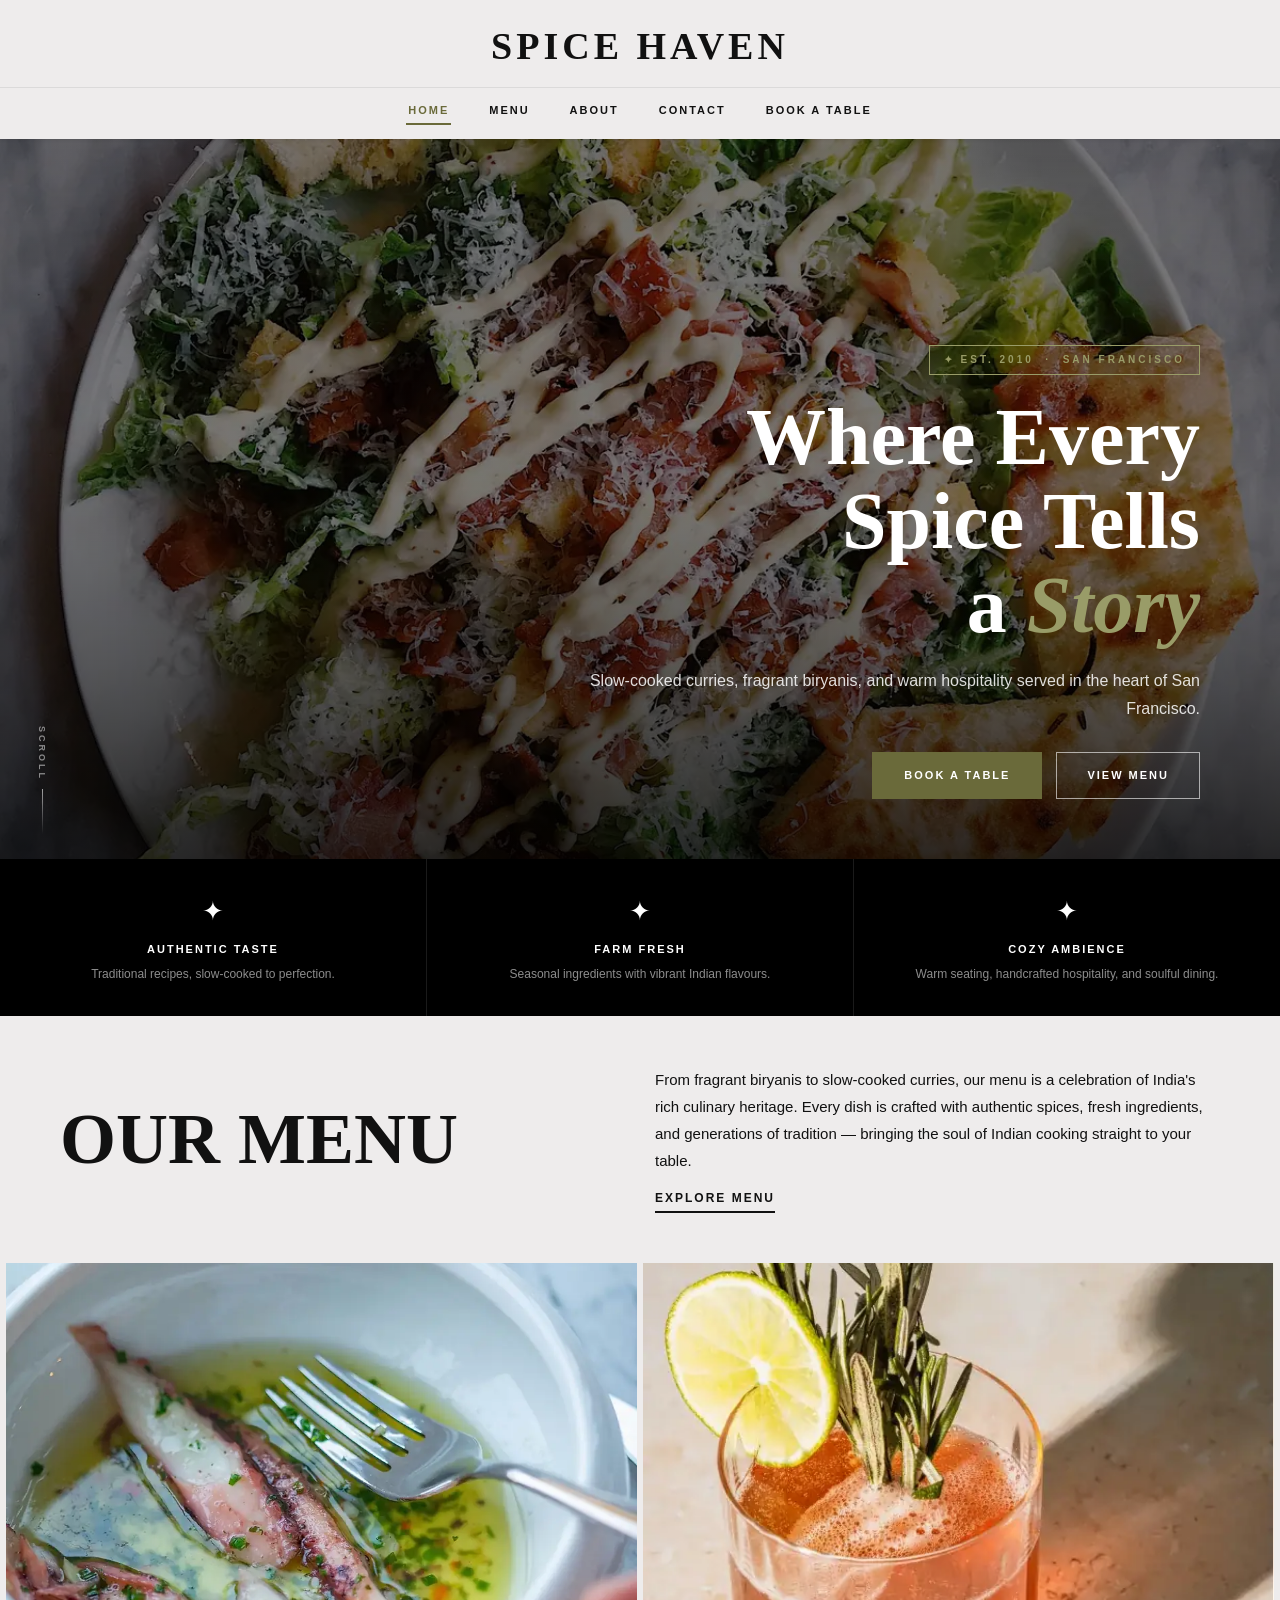
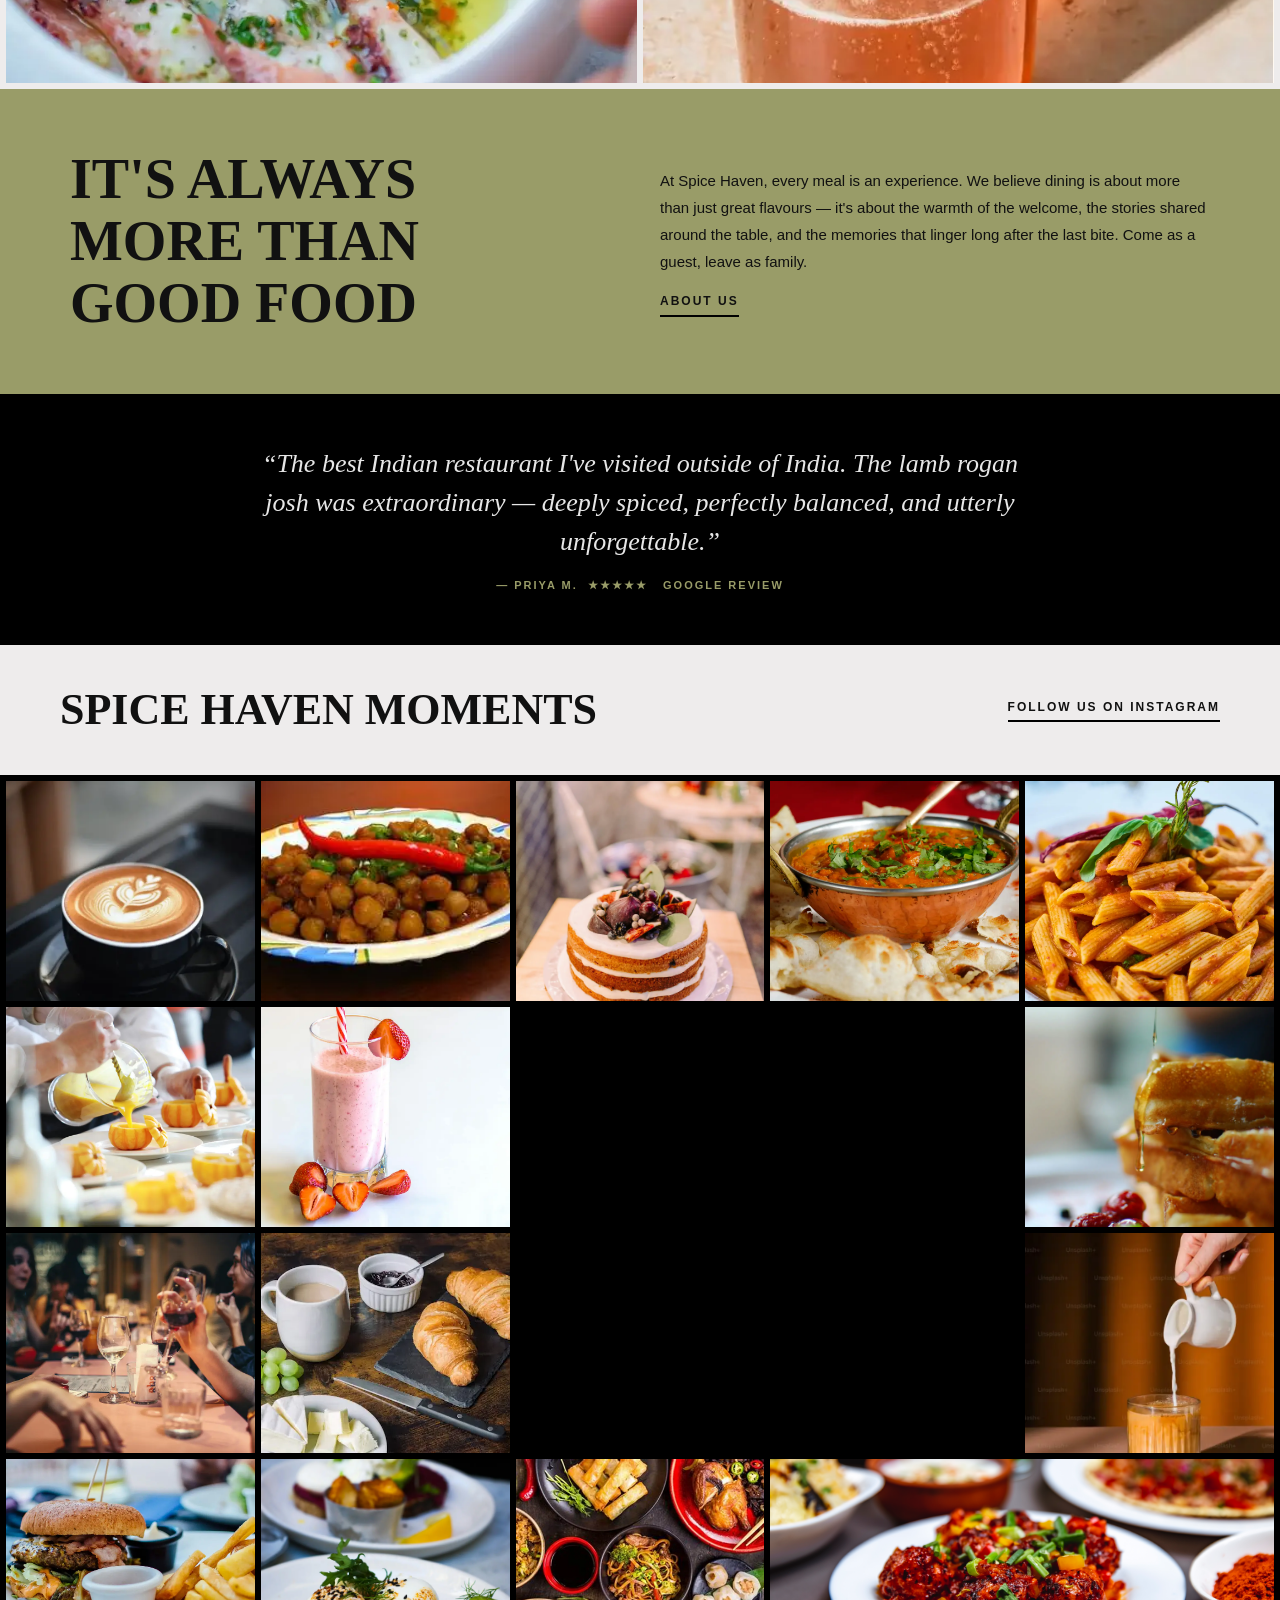
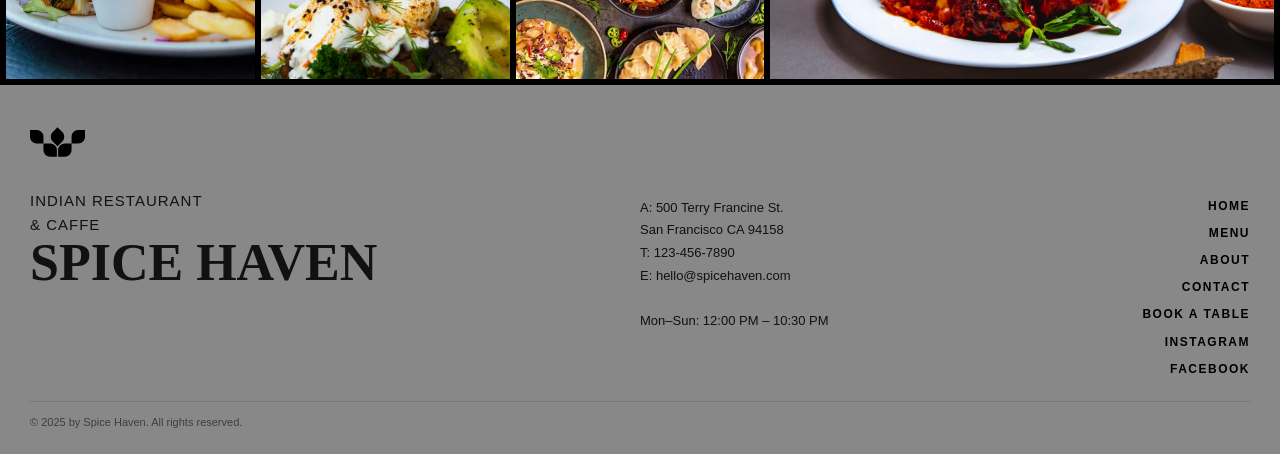
<file: Ass2/index.html>
<!DOCTYPE html>
<html lang="en">
<head>
  <meta charset="UTF-8">
  <meta name="viewport" content="width=device-width, initial-scale=1.0">
  <meta name="description" content="Spice Haven — Authentic Indian restaurant and cafe in San Francisco.">
  <title>Spice Haven — Indian Restaurant &amp; Caffe</title>
  <link rel="stylesheet" href="style.css">
</head>
<body>

  <!-- Hidden checkbox for pure CSS mobile menu toggle -->
  <input type="checkbox" id="nav-toggle" class="nav-toggle">

  <!-- Navigation Bar -->
  <nav class="topnav">
    <div class="nav-top-row">
      <div class="logo">SPICE HAVEN</div>
      <label for="nav-toggle" class="nav-hamburger">&#9776;</label>
    </div>

    <div class="nav-links">
      <a href="index.html" class="active">HOME</a>
      <a href="menu.html">MENU</a>
      <a href="about.html">ABOUT</a>
      <a href="about.html#contact">CONTACT</a>
      <a href="book-a-table.html">BOOK A TABLE</a>
    </div>
  </nav>

  <!-- Main Content -->
  <main>
    <!-- Hero Section -->
    <section class="hero" id="home">
      <div class="hero-inner">
        <div class="hero-badge">&#10022; Est. 2010 &nbsp;&middot;&nbsp; San Francisco</div>

        <h1 class="hero-title">
          Where Every<br>
          Spice Tells<br>
          a <em>Story</em>
        </h1>

        <p class="hero-sub">
          Slow-cooked curries, fragrant biryanis, and warm hospitality served in the heart of
          San Francisco.
        </p>

        <div class="hero-ctas">
          <a href="book-a-table.html" class="btn-primary">BOOK A TABLE</a>
          <a href="menu.html" class="btn-ghost">VIEW MENU</a>
        </div>
      </div>

      <div class="hero-scroll-hint">
        <span>SCROLL</span>
        <div class="scroll-line"></div>
      </div>
    </section>

    <!-- Features Banner -->
    <div class="features-strip">
      <div class="feature-item">
        <span class="feature-icon">&#10022;</span>
        <div class="feature-title">AUTHENTIC TASTE</div>
        <div class="feature-desc">Traditional recipes, slow-cooked to perfection.</div>
      </div>
      <div class="feature-item">
        <span class="feature-icon">&#10022;</span>
        <div class="feature-title">FARM FRESH</div>
        <div class="feature-desc">Seasonal ingredients with vibrant Indian flavours.</div>
      </div>
      <div class="feature-item">
        <span class="feature-icon">&#10022;</span>
        <div class="feature-title">COZY AMBIENCE</div>
        <div class="feature-desc">Warm seating, handcrafted hospitality, and soulful dining.</div>
      </div>
    </div>

    <!-- Menu Intro Section -->
    <section class="about" id="menu">
      <div class="big-text">OUR MENU</div>
      <div class="small-text">
        <p>
          From fragrant biryanis to slow-cooked curries, our menu is a celebration of
          India's rich culinary heritage. Every dish is crafted with authentic spices,
          fresh ingredients, and generations of tradition — bringing the soul of Indian
          cooking straight to your table.
        </p>
        <a href="menu.html">EXPLORE MENU</a>
      </div>
    </section>

    <!-- Photo Showcase -->
    <div class="image-box">
      <div class="img1">
        <img src="images/about-1.webp" alt="Spice Haven interior">
      </div>
      <div class="img2">
        <img src="images/about-2.webp" alt="Indian food dishes">
      </div>
    </div>

    <!-- About Intro Section -->
    <section class="box-section" id="about">
      <div class="box1">IT'S ALWAYS<br>MORE THAN<br>GOOD FOOD</div>
      <div class="box2">
        <p>
          At Spice Haven, every meal is an experience. We believe dining is about more
          than just great flavours — it's about the warmth of the welcome, the stories
          shared around the table, and the memories that linger long after the last bite.
          Come as a guest, leave as family.
        </p>
        <a href="about.html">ABOUT US</a>
      </div>
    </section>

    <!-- Customer Testimonial -->
    <div class="testimonial-strip">
      <div class="testimonial-quote">
        &ldquo;The best Indian restaurant I've visited outside of India. The lamb rogan josh
        was extraordinary — deeply spiced, perfectly balanced, and utterly unforgettable.&rdquo;
      </div>
      <div class="testimonial-author">
        — PRIYA M. &nbsp;&#9733;&#9733;&#9733;&#9733;&#9733; &nbsp; GOOGLE REVIEW
      </div>
    </div>

    <!-- Instagram Feed Header -->
    <div class="tag">
      <p>SPICE HAVEN MOMENTS</p>
      <a href="#" target="_blank" rel="noopener noreferrer">FOLLOW US ON INSTAGRAM</a>
    </div>

    <!-- Instagram Gallery Grid -->
    <div class="grid-container">
      <div class="item1">
        <img src="images/gallary-1.webp" alt="Dish">
        <h4 class="price">Check menu for price</h4>
      </div>
      <div class="item2">
        <img src="images/gallery-2.webp" alt="Dish">
        <h4 class="price">Check menu for price</h4>
      </div>
      <div class="item3">
        <img src="images/gallery-3.webp" alt="Dish">
        <h4 class="price">Check menu for price</h4>
      </div>
      <div class="item4">
        <img src="images/gallery-4.webp" alt="Dish">
        <h4 class="price">Check menu for price</h4>
      </div>
      <div class="item5">
        <img src="images/gallery-5.webp" alt="Dish">
        <h4 class="price">Check menu for price</h4>
      </div>
      <div class="item6">
        <img src="images/gallery-6.webp" alt="Dish">
        <h4 class="price">Check menu for price</h4>
      </div>
      <div class="item7">
        <img src="images/gallery-7.webp" alt="Dish">
        <h4 class="price">Check menu for price</h4>
      </div>
      <div class="item8">
        <video src="videos/gallery.mp4" autoplay muted loop playsinline></video>
      </div>
      <div class="item9">
        <img src="images/gallery-8.webp" alt="Dish">
        <h4 class="price">Check menu for price</h4>
      </div>
      <div class="item10">
        <img src="images/gallery-9.webp" alt="Dish">
        <h4 class="price">Check menu for price</h4>
      </div>
      <div class="item11">
        <img src="images/gallery-10.webp" alt="Dish">
        <h4 class="price">Check menu for price</h4>
      </div>
      <div class="item12">
        <img src="images/gallery-11.webp" alt="Dish">
        <h4 class="price">Check menu for price</h4>
      </div>
      <div class="item13">
        <img src="images/gallery-12.webp" alt="Dish">
        <h4 class="price">Check menu for price</h4>
      </div>
      <div class="item14">
        <img src="images/gallery-13.webp" alt="Dish">
        <h4 class="price">Check menu for price</h4>
      </div>
      <div class="item15">
        <img src="images/gallery-14.webp" alt="Dish">
        <h4 class="price">Check menu for price</h4>
      </div>
      <div class="item16">
        <img src="images/gallery-16.jpg" alt="Dish">
        <h4 class="price">Check menu for price</h4>
      </div>
    </div>
  </main>

  <!-- Footer -->
  <footer class="footer">
    <div class="footer-logo">
      <svg viewBox="0 0 180 97" xmlns="http://www.w3.org/2000/svg" preserveAspectRatio="xMidYMid meet">
        <path fill="#000" d="M92 75c0-12.15 9.85-22 22-22h22v22c0 12.15-9.85 22-22 22H92V75Z"/>
        <path fill="#000" d="M136 31c0-12.15 9.85-22 22-22h22v22c0 12.15-9.85 22-22 22h-22V31Z"/>
        <path fill="#000" d="M88 75c0-12.15-9.85-22-22-22H44v22c0 12.15 9.85 22 22 22h22V75Z"/>
        <path fill="#000" d="M44 31c0-12.15-9.85-22-22-22H0v22c0 12.15 9.85 22 22 22h22V31Z"/>
        <path fill="#000" d="M74.556 46.67c-8.591-8.592-8.591-22.522 0-31.113L90.113 0l15.556 15.556c8.592 8.591 8.592 22.521 0 31.113L90.113 62.226 74.556 46.67Z"/>
      </svg>
    </div>

    <div class="footer-box">
      <div class="footer-box1">
        <p>INDIAN RESTAURANT<br>&amp; CAFFE</p>
        <b>SPICE HAVEN</b>
      </div>

      <div class="footer-box2">
        A: 500 Terry Francine St.<br>
        San Francisco CA 94158<br>
        T: 123-456-7890<br>
        E: <a href="mailto:hello@spicehaven.com">hello@spicehaven.com</a><br><br>
        Mon–Sun: 12:00 PM – 10:30 PM
      </div>

      <div class="footer-box3">
        <a href="index.html">HOME</a>
        <a href="menu.html">MENU</a>
        <a href="about.html">ABOUT</a>
        <a href="about.html#contact">CONTACT</a>
        <a href="book-a-table.html">BOOK A TABLE</a>
        <a href="#" target="_blank" rel="noopener noreferrer">INSTAGRAM</a>
        <a href="#" target="_blank" rel="noopener noreferrer">FACEBOOK</a>
      </div>
    </div>

    <p class="footer-copyright">
      &copy; 2025 by Spice Haven. All rights reserved.
    </p>
  </footer>

</body>
</html>
</file>
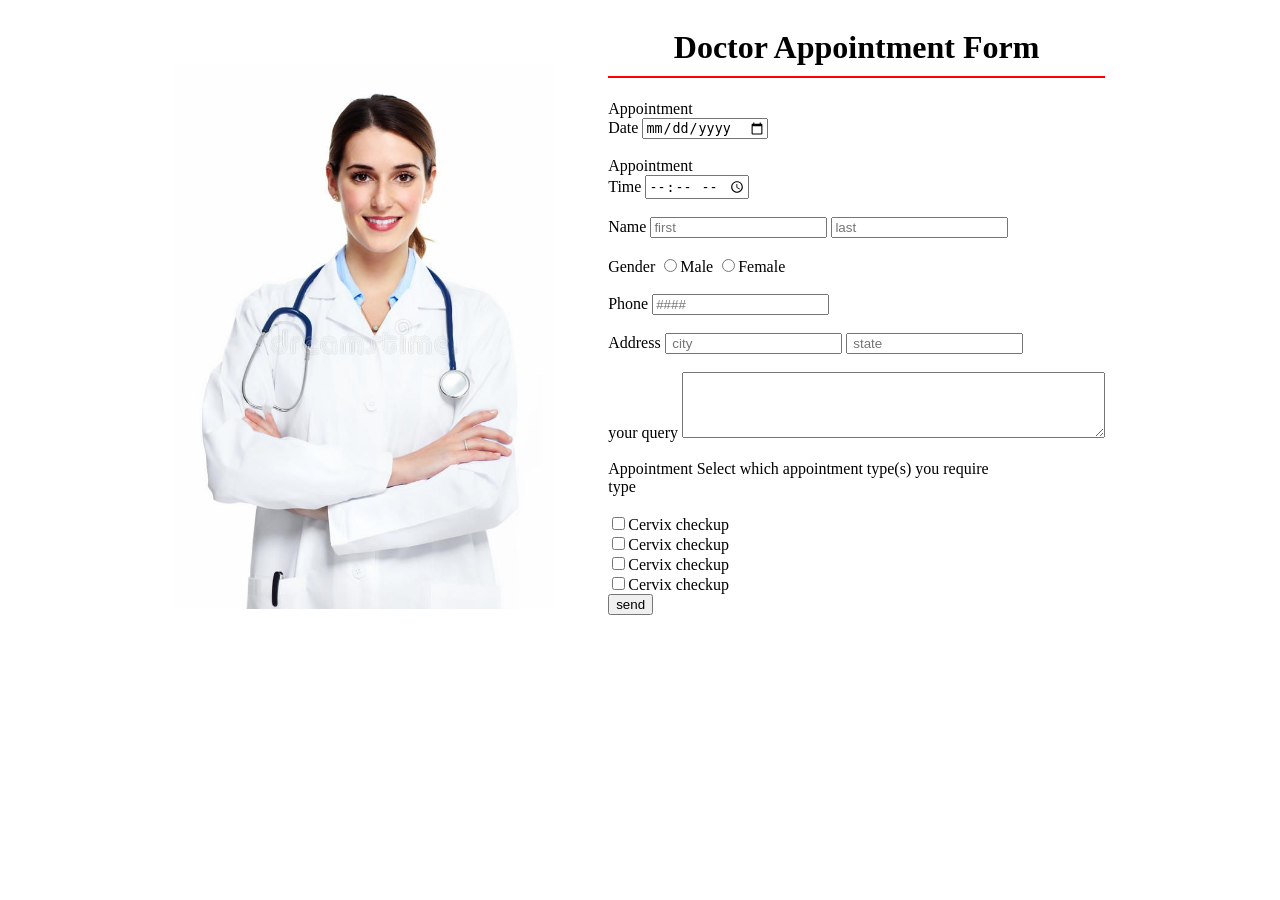
<file: ass1/photo 1/index.html>
<html>
<head>
    <title>Doctor Appointment Form</title>
    <link rel="stylesheet" href="style.css">
</head>
<body>

        <img src="../images/b997a530822d0f2c03259070d4590d45.jpg" alt="">

    <form>

        <div>
            <h1>Doctor Appointment Form</h1>

        </div>
        
        <label for=""> Appointment <br> Date </label>
        <input type="date" name="date" >
        
        <br><br>

         <label for=""> Appointment <br> Time </label>
         <input type="time" name="time" >

        <br><br>

        <label for="">Name</label>
        <input type="text"  name="name" placeholder="first">
        <input type="text"  name="name" placeholder="last">
     
        <br><br>
        <label for=""> Gender </label>

        <input type="radio" name="gender" value="male"><label for="">Male</label>
        <input type="radio" name="gender" value="female"><label for="">Female</label>
        
        <br><br>

        <label for=""> Phone </label>
        <input type="tel" name="phone" placeholder="####">

        <br><br>

        <label for=""> Address </label>
        <input type="text" name="address" placeholder=" city">
        <input type="text" name="address" placeholder=" state">

        <br><br>

        <label for=""> your query </label>
        <textarea name="" rows="4" cols="50"></textarea>

        <br><br>

        <label for="terms">Appointment Select which appointment type(s) you require<br>type</label>
    
        <br><br>
        
        <input type="checkbox" name="Cervix checkup" value="Cervix checkup"><label for="">Cervix checkup</label>

       <br>

        <input type="checkbox" name="Cervix checkup" value="Cervix checkup"><label for="">Cervix checkup</label>

        <br>

        <input type="checkbox" name="Cervix checkup" value="Cervix checkup"><label for="">Cervix checkup</label>

        <br>

        <input type="checkbox" name="Cervix checkup" value="Cervix checkup"><label for="">Cervix checkup</label>

        <br>

        <input type="submit" value="send">

    </form>

   
</body>
</html>
</file>
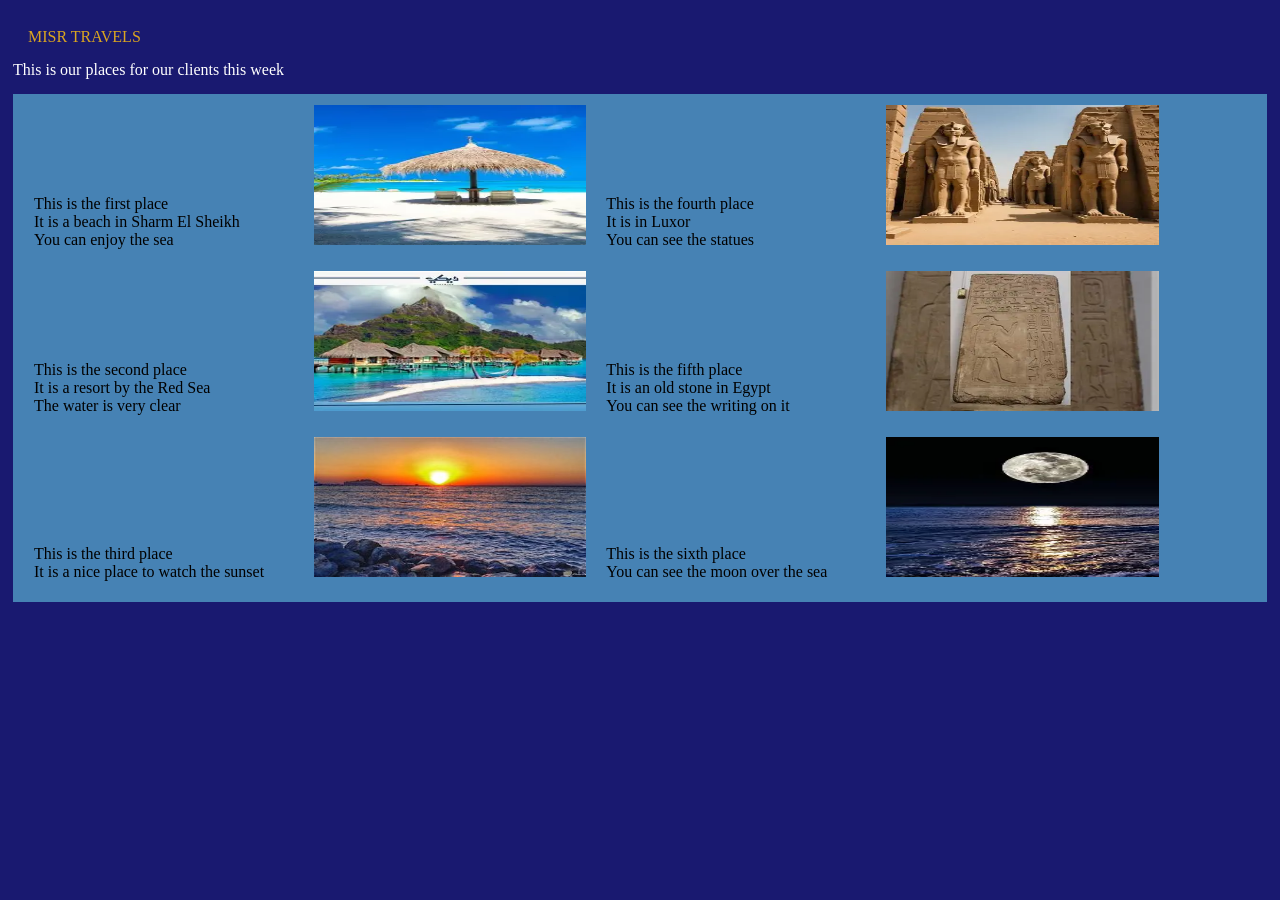
<file: ass1/photo 2/index.html>
<!DOCTYPE html>
<html>
<head>
    <title>Misr Travels</title>
    <link rel="stylesheet" href="style.css">
</head>
<body>
    <div class="title">MISR TRAVELS</div>
    <div class="subtitle">This is our places for our clients this week</div>

    <div class="places">
        <div class="row">
            <div class="description">
                This is the first place<br>
                It is a beach in Sharm El Sheikh<br>
                You can enjoy the sea
            </div>
            <div class="photo"><img src="../images/OIP (1).webp" alt="Beach in Sharm El Sheikh"></div>
            <div class="description">
                This is the fourth place<br>
                It is in Luxor<br>
                You can see the statues
            </div>
            <div class="photo"><img src="../images/OIP (3).webp" alt="Statues in Luxor"></div>
        </div>
        <div class="row">
            <div class="description">
                This is the second place<br>
                It is a resort by the Red Sea<br>
                The water is very clear
            </div>
            <div class="photo"><img src="../images/OIP (2).webp" alt="Resort by the Red Sea"></div>
            <div class="description">
                This is the fifth place<br>
                It is an old stone in Egypt<br>
                You can see the writing on it
            </div>
            <div class="photo"><img src="../images/OIP (4).webp" alt="Old stone with Egyptian writing"></div>
        </div>
        <div class="row">
            <div class="description">
                This is the third place<br>
                It is a nice place to watch the sunset
            </div>
            <div class="photo"><img src="../images/OIP.jpg" alt="Sunset over the sea"></div>
            <div class="description">
                This is the sixth place<br>
                You can see the moon over the sea
            </div>
            <div class="photo"><img src="../images/OIP.webp" alt="Moon over the sea"></div>
        </div>
    </div>
</body>
</html>
</file>
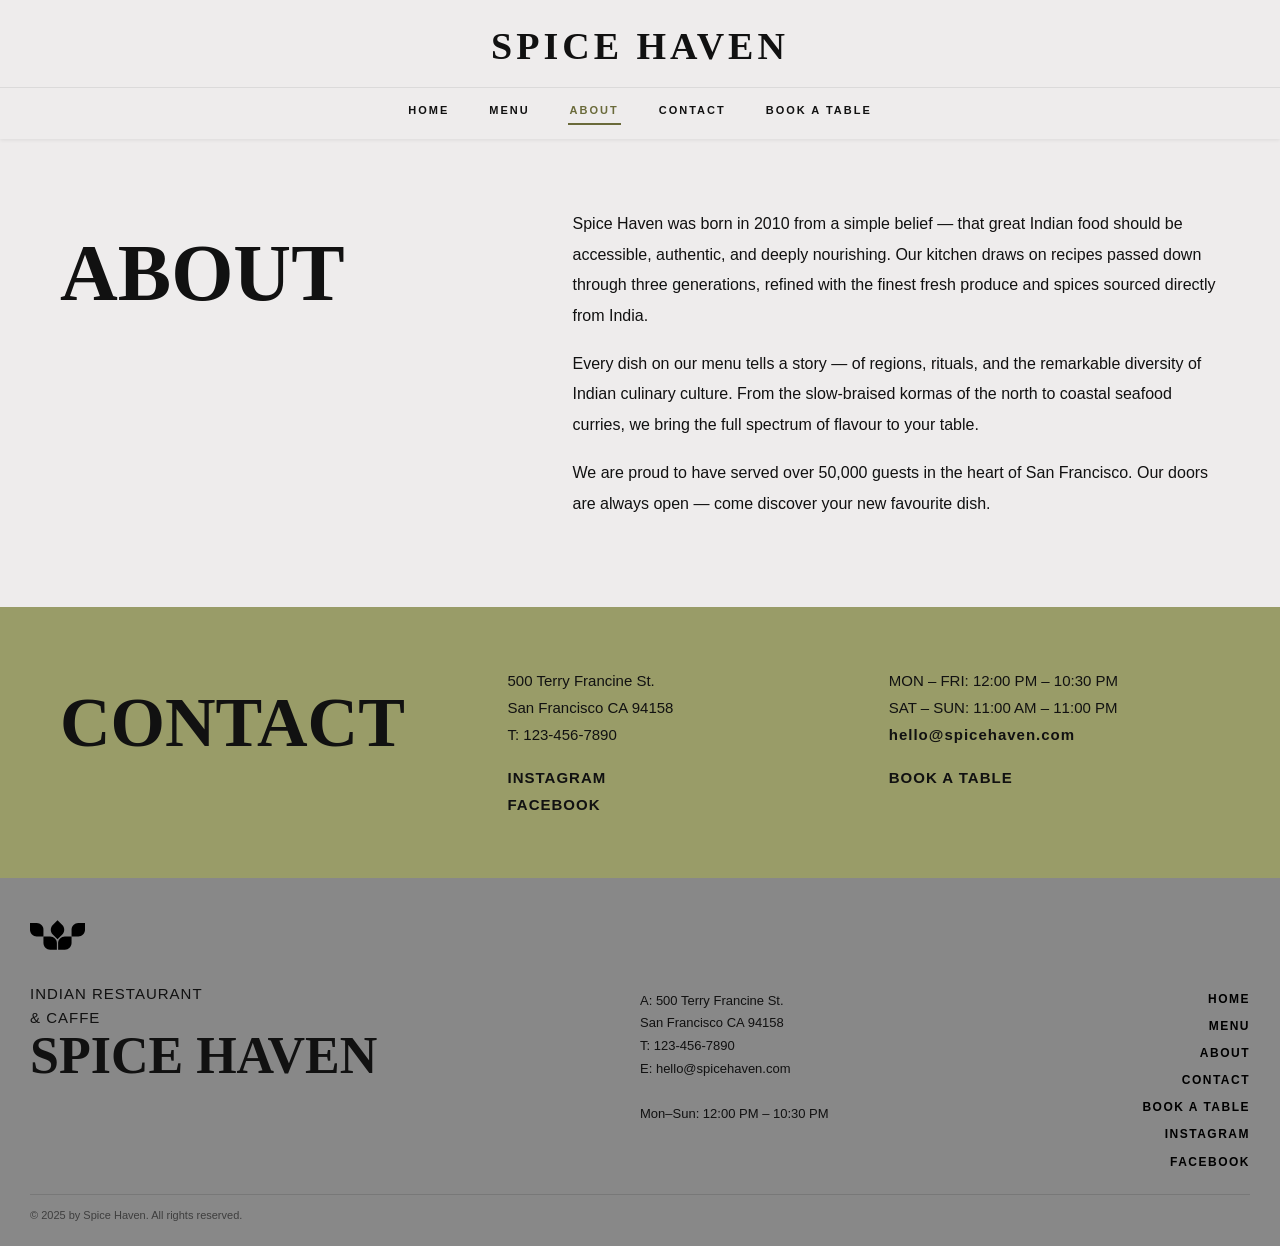
<file: Ass2/about.html>
<!DOCTYPE html>
<html lang="en">
<head>
  <meta charset="UTF-8">
  <meta name="viewport" content="width=device-width, initial-scale=1.0">
  <meta name="description" content="About Spice Haven — Our story, heritage, and how to reach us.">
  <title>About — Spice Haven</title>
  <link rel="stylesheet" href="style.css">
</head>
<body>

  <!-- Hidden checkbox for pure CSS mobile menu toggle -->
  <input type="checkbox" id="nav-toggle" class="nav-toggle">

  <!-- Navigation Bar -->
  <nav class="topnav">
    <div class="nav-top-row">
      <div class="logo">SPICE HAVEN</div>
      <label for="nav-toggle" class="nav-hamburger">&#9776;</label>
    </div>

    <div class="nav-links">
      <a href="index.html">HOME</a>
      <a href="menu.html">MENU</a>
      <a href="about.html" class="active">ABOUT</a>
      <a href="about.html#contact">CONTACT</a>
      <a href="book-a-table.html">BOOK A TABLE</a>
    </div>
  </nav>

  <!-- About Story Section -->
  <main>
    <section class="about-page">
      <div class="about-page-title">
        <h2>ABOUT</h2>
      </div>

      <div class="about-page-text">
        <p>
          Spice Haven was born in 2010 from a simple belief — that great Indian food
          should be accessible, authentic, and deeply nourishing. Our kitchen draws on
          recipes passed down through three generations, refined with the finest fresh
          produce and spices sourced directly from India.
        </p>
        <p>
          Every dish on our menu tells a story — of regions, rituals, and the remarkable
          diversity of Indian culinary culture. From the slow-braised kormas of the north
          to coastal seafood curries, we bring the full spectrum of flavour to your table.
        </p>
        <p>
          We are proud to have served over 50,000 guests in the heart of San Francisco.
          Our doors are always open — come discover your new favourite dish.
        </p>
      </div>
    </section>

    <!-- Contact & Opening Hours Section -->
    <section class="contact-section" id="contact">
      <h2>CONTACT</h2>

      <div class="contact-column">
        <p>500 Terry Francine St.</p>
        <p>San Francisco CA 94158</p>
        <p class="space-bottom">T: 123-456-7890</p>
        <a href="#" target="_blank" rel="noopener noreferrer">INSTAGRAM</a>
        <a href="#" target="_blank" rel="noopener noreferrer">FACEBOOK</a>
      </div>

      <div class="contact-column">
        <p>MON – FRI: 12:00 PM – 10:30 PM</p>
        <p>SAT – SUN: 11:00 AM – 11:00 PM</p>
        <p class="space-bottom">
          <a href="mailto:hello@spicehaven.com">hello@spicehaven.com</a>
        </p>
        <a href="book-a-table.html">BOOK A TABLE</a>
      </div>
    </section>
  </main>

  <!-- Footer -->
  <footer class="footer">
    <div class="footer-logo">
      <svg viewBox="0 0 180 97" xmlns="http://www.w3.org/2000/svg" preserveAspectRatio="xMidYMid meet">
        <path fill="#000" d="M92 75c0-12.15 9.85-22 22-22h22v22c0 12.15-9.85 22-22 22H92V75Z"/>
        <path fill="#000" d="M136 31c0-12.15 9.85-22 22-22h22v22c0 12.15-9.85 22-22 22h-22V31Z"/>
        <path fill="#000" d="M88 75c0-12.15-9.85-22-22-22H44v22c0 12.15 9.85 22 22 22h22V75Z"/>
        <path fill="#000" d="M44 31c0-12.15-9.85-22-22-22H0v22c0 12.15 9.85 22 22 22h22V31Z"/>
        <path fill="#000" d="M74.556 46.67c-8.591-8.592-8.591-22.522 0-31.113L90.113 0l15.556 15.556c8.592 8.591 8.592 22.521 0 31.113L90.113 62.226 74.556 46.67Z"/>
      </svg>
    </div>

    <div class="footer-box">
      <div class="footer-box1">
        <p>INDIAN RESTAURANT<br>&amp; CAFFE</p>
        <b>SPICE HAVEN</b>
      </div>

      <div class="footer-box2">
        A: 500 Terry Francine St.<br>
        San Francisco CA 94158<br>
        T: 123-456-7890<br>
        E: <a href="mailto:hello@spicehaven.com">hello@spicehaven.com</a><br><br>
        Mon–Sun: 12:00 PM – 10:30 PM
      </div>

      <div class="footer-box3">
        <a href="index.html">HOME</a>
        <a href="menu.html">MENU</a>
        <a href="about.html">ABOUT</a>
        <a href="about.html#contact">CONTACT</a>
        <a href="book-a-table.html">BOOK A TABLE</a>
        <a href="#" target="_blank" rel="noopener noreferrer">INSTAGRAM</a>
        <a href="#" target="_blank" rel="noopener noreferrer">FACEBOOK</a>
      </div>
    </div>

    <p class="footer-copyright">
      &copy; 2025 by Spice Haven. All rights reserved.
    </p>
  </footer>

</body>
</html>
</file>
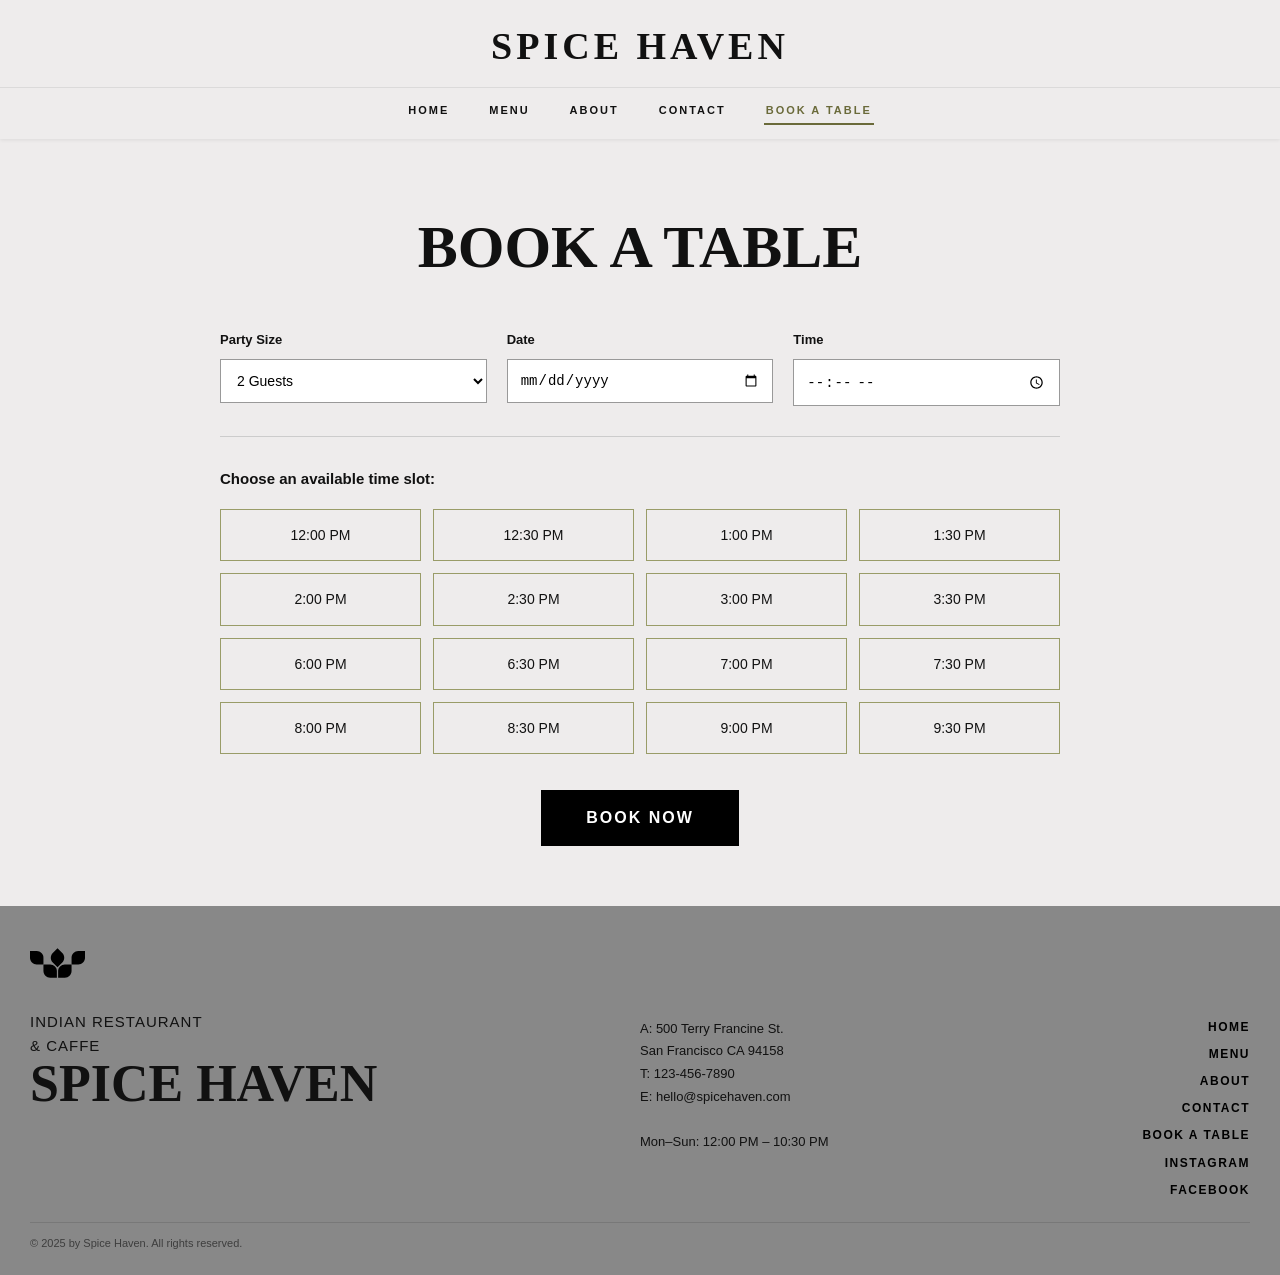
<file: Ass2/book-a-table.html>
<!DOCTYPE html>
<html lang="en">
<head>
  <meta charset="UTF-8">
  <meta name="viewport" content="width=device-width, initial-scale=1.0">
  <meta name="description" content="Book a table at Spice Haven — Reserve your dining table online.">
  <title>Book a Table — Spice Haven</title>
  <link rel="stylesheet" href="style.css">
</head>
<body>

  <!-- Hidden checkbox for pure CSS mobile menu toggle -->
  <input type="checkbox" id="nav-toggle" class="nav-toggle">

  <!-- Navigation Bar -->
  <nav class="topnav">
    <div class="nav-top-row">
      <div class="logo">SPICE HAVEN</div>
      <label for="nav-toggle" class="nav-hamburger">&#9776;</label>
    </div>

    <div class="nav-links">
      <a href="index.html">HOME</a>
      <a href="menu.html">MENU</a>
      <a href="about.html">ABOUT</a>
      <a href="about.html#contact">CONTACT</a>
      <a href="book-a-table.html" class="active">BOOK A TABLE</a>
    </div>
  </nav>

  <!-- Reservation Section -->
  <main>
    <section class="booking-section">
      <h2>BOOK A TABLE</h2>

      <!-- Form Inputs: Party Size, Date, Time -->
      <div class="booking-fields">
        <div class="booking-field">
          <label for="party-size">Party Size</label>
          <select id="party-size">
            <option value="1">1 Guest</option>
            <option value="2" selected>2 Guests</option>
            <option value="3">3 Guests</option>
            <option value="4">4 Guests</option>
            <option value="5">5 Guests</option>
            <option value="6">6 Guests</option>
            <option value="7">7 Guests</option>
            <option value="8">8 Guests</option>
            <option value="9">9 Guests</option>
            <option value="10">10 Guests</option>
          </select>
        </div>

        <div class="booking-field">
          <label for="booking-date">Date</label>
          <input type="date" id="booking-date">
        </div>

        <div class="booking-field">
          <label for="booking-time">Time</label>
          <input type="time" id="booking-time">
        </div>
      </div>

      <!-- Time Slots Grid -->
      <p class="slot-heading">Choose an available time slot:</p>

      <div class="slots-grid">
        <input type="radio" name="slot" id="t1"><label for="t1">12:00 PM</label>
        <input type="radio" name="slot" id="t2"><label for="t2">12:30 PM</label>
        <input type="radio" name="slot" id="t3"><label for="t3">1:00 PM</label>
        <input type="radio" name="slot" id="t4"><label for="t4">1:30 PM</label>
        <input type="radio" name="slot" id="t5"><label for="t5">2:00 PM</label>
        <input type="radio" name="slot" id="t6"><label for="t6">2:30 PM</label>
        <input type="radio" name="slot" id="t7"><label for="t7">3:00 PM</label>
        <input type="radio" name="slot" id="t8"><label for="t8">3:30 PM</label>
        <input type="radio" name="slot" id="t9"><label for="t9">6:00 PM</label>
        <input type="radio" name="slot" id="t10"><label for="t10">6:30 PM</label>
        <input type="radio" name="slot" id="t11"><label for="t11">7:00 PM</label>
        <input type="radio" name="slot" id="t12"><label for="t12">7:30 PM</label>
        <input type="radio" name="slot" id="t13"><label for="t13">8:00 PM</label>
        <input type="radio" name="slot" id="t14"><label for="t14">8:30 PM</label>
        <input type="radio" name="slot" id="t15"><label for="t15">9:00 PM</label>
        <input type="radio" name="slot" id="t16"><label for="t16">9:30 PM</label>
      </div>

      <a href="#reservation-modal" class="btn-book">BOOK NOW</a>
    </section>

    <!-- Reservation Notice Modal (CSS :target) -->
    <div class="modal-popup" id="reservation-modal">
      <div class="modal-content">
        <h3>Online reservations are currently unavailable</h3>
        <p>
          To make a reservation, please call us directly at<br>
          <strong>123-456-7890</strong>
        </p>
        <a href="#" class="btn-close-modal">CLOSE</a>
      </div>
    </div>
  </main>

  <!-- Footer -->
  <footer class="footer">
    <div class="footer-logo">
      <svg viewBox="0 0 180 97" xmlns="http://www.w3.org/2000/svg" preserveAspectRatio="xMidYMid meet">
        <path fill="#000" d="M92 75c0-12.15 9.85-22 22-22h22v22c0 12.15-9.85 22-22 22H92V75Z"/>
        <path fill="#000" d="M136 31c0-12.15 9.85-22 22-22h22v22c0 12.15-9.85 22-22 22h-22V31Z"/>
        <path fill="#000" d="M88 75c0-12.15-9.85-22-22-22H44v22c0 12.15 9.85 22 22 22h22V75Z"/>
        <path fill="#000" d="M44 31c0-12.15-9.85-22-22-22H0v22c0 12.15 9.85 22 22 22h22V31Z"/>
        <path fill="#000" d="M74.556 46.67c-8.591-8.592-8.591-22.522 0-31.113L90.113 0l15.556 15.556c8.592 8.591 8.592 22.521 0 31.113L90.113 62.226 74.556 46.67Z"/>
      </svg>
    </div>

    <div class="footer-box">
      <div class="footer-box1">
        <p>INDIAN RESTAURANT<br>&amp; CAFFE</p>
        <b>SPICE HAVEN</b>
      </div>

      <div class="footer-box2">
        A: 500 Terry Francine St.<br>
        San Francisco CA 94158<br>
        T: 123-456-7890<br>
        E: <a href="mailto:hello@spicehaven.com">hello@spicehaven.com</a><br><br>
        Mon–Sun: 12:00 PM – 10:30 PM
      </div>

      <div class="footer-box3">
        <a href="index.html">HOME</a>
        <a href="menu.html">MENU</a>
        <a href="about.html">ABOUT</a>
        <a href="about.html#contact">CONTACT</a>
        <a href="book-a-table.html">BOOK A TABLE</a>
        <a href="#" target="_blank" rel="noopener noreferrer">INSTAGRAM</a>
        <a href="#" target="_blank" rel="noopener noreferrer">FACEBOOK</a>
      </div>
    </div>

    <p class="footer-copyright">
      &copy; 2025 by Spice Haven. All rights reserved.
    </p>
  </footer>

</body>
</html>
</file>
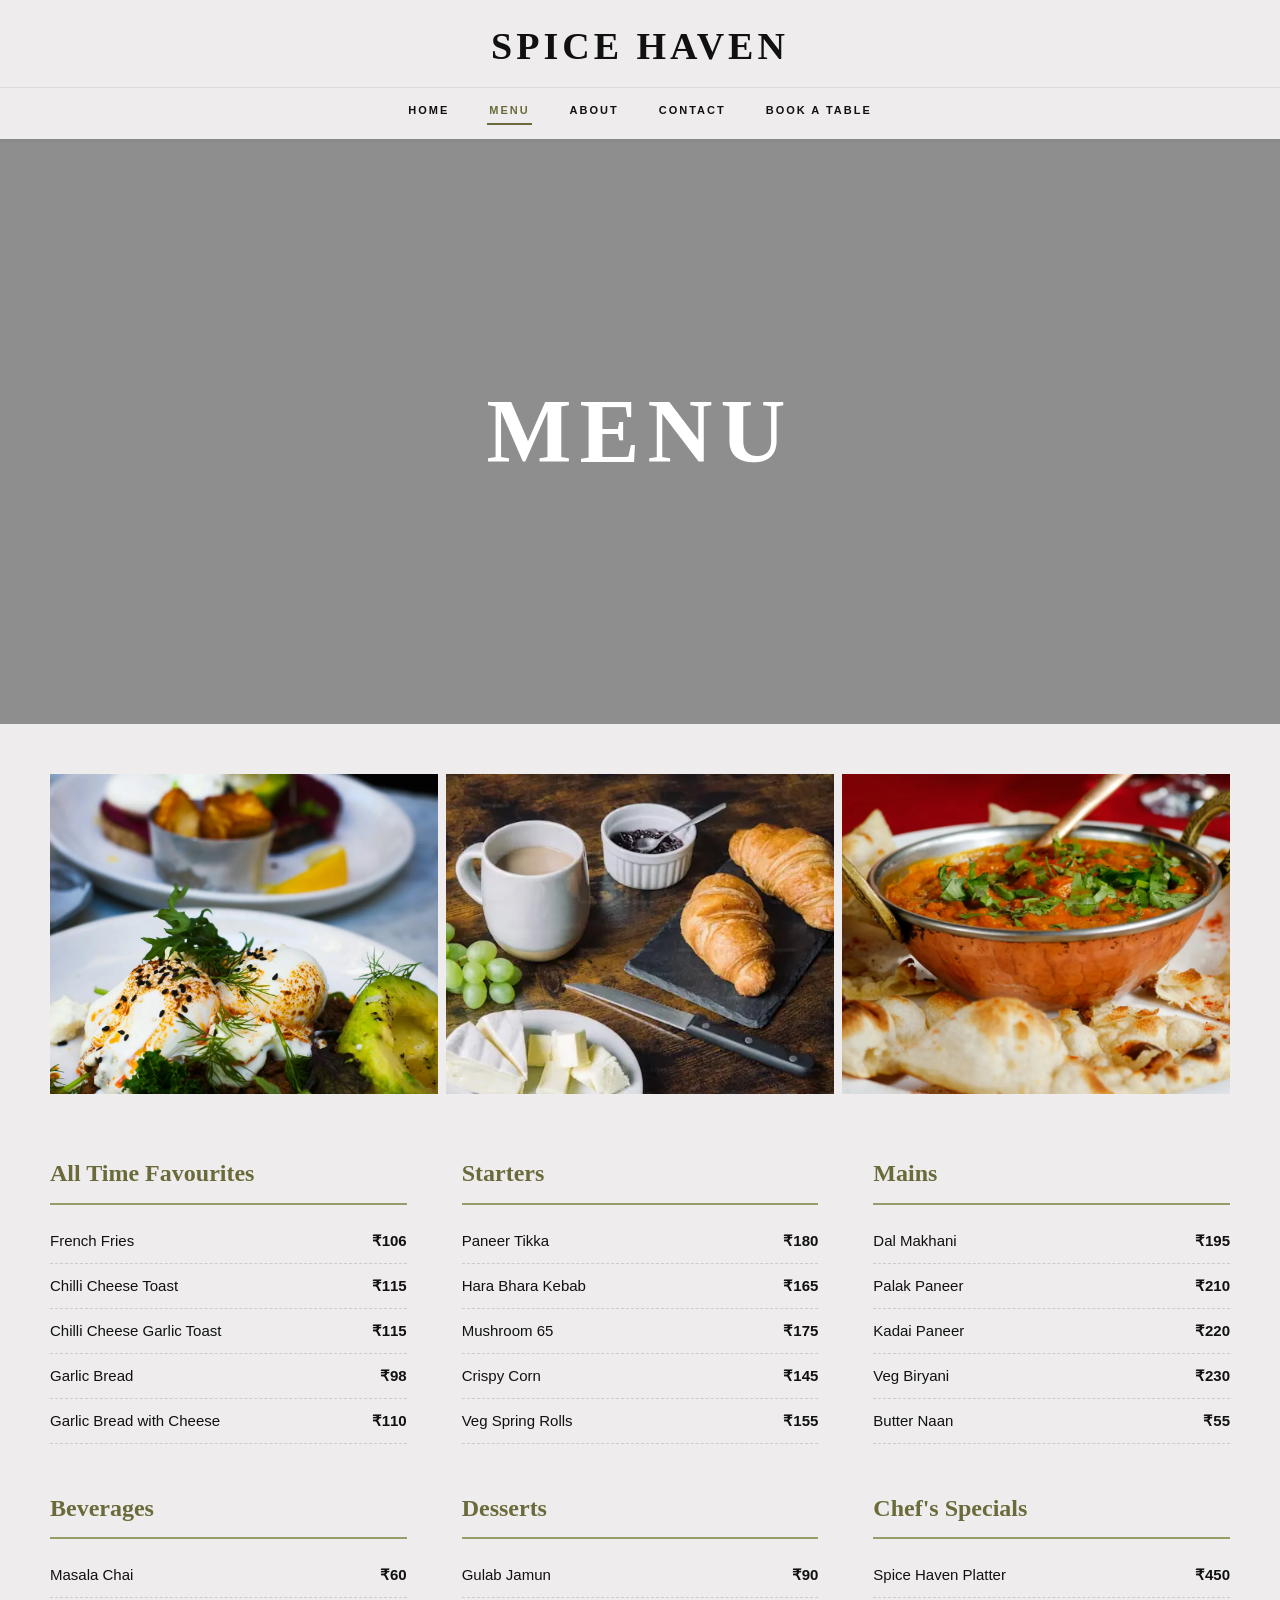
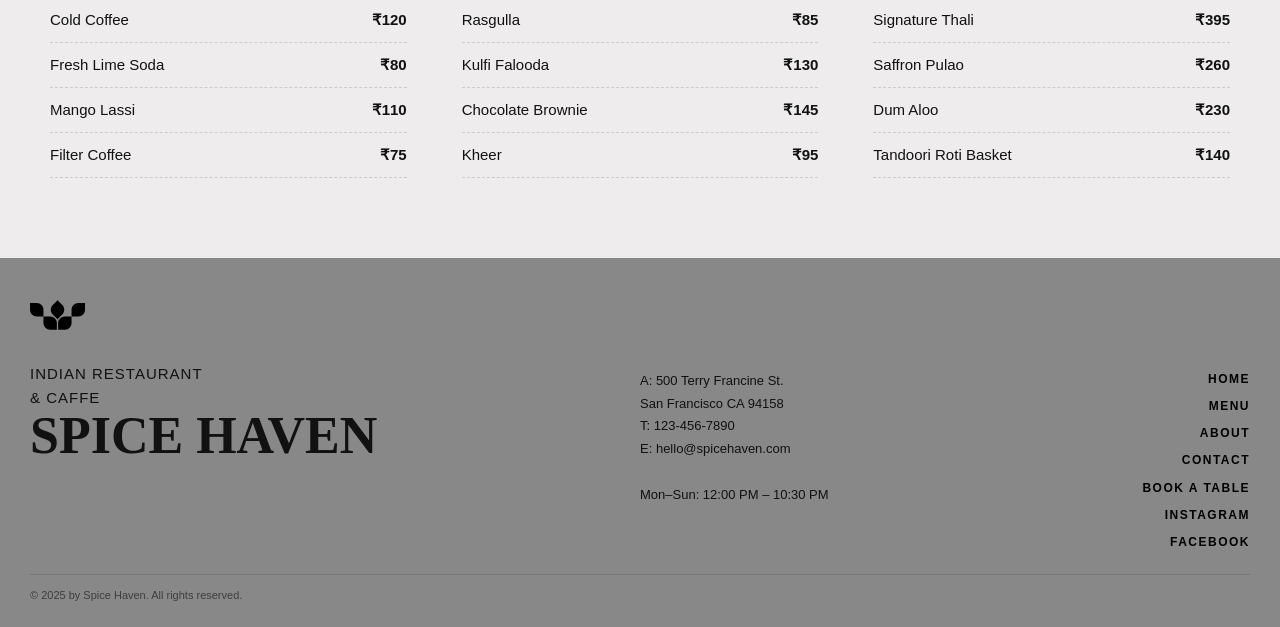
<file: Ass2/menu.html>
<!DOCTYPE html>
<html lang="en">
<head>
  <meta charset="UTF-8">
  <meta name="viewport" content="width=device-width, initial-scale=1.0">
  <meta name="description" content="Spice Haven Menu — Authentic Indian starters, mains, biryanis, desserts and beverages.">
  <title>Menu — Spice Haven</title>
  <link rel="stylesheet" href="style.css">
</head>
<body>

  <!-- Hidden checkbox for pure CSS mobile menu toggle -->
  <input type="checkbox" id="nav-toggle" class="nav-toggle">

  <!-- Navigation Bar -->
  <nav class="topnav">
    <div class="nav-top-row">
      <div class="logo">SPICE HAVEN</div>
      <label for="nav-toggle" class="nav-hamburger">&#9776;</label>
    </div>

    <div class="nav-links">
      <a href="index.html">HOME</a>
      <a href="menu.html" class="active">MENU</a>
      <a href="about.html">ABOUT</a>
      <a href="about.html#contact">CONTACT</a>
      <a href="book-a-table.html">BOOK A TABLE</a>
    </div>
  </nav>

  <!-- Video Hero Section -->
  <div class="menu-hero">
    <video src="videos/menu.mp4" autoplay loop muted playsinline></video>
    <div class="menu-hero-title">MENU</div>
  </div>

  <!-- Menu Section -->
  <section class="menu-panel">
    <!-- Top 3 Dishes Highlight -->
    <div class="menu-images-row">
      <img src="images/gallery-13.webp" alt="Signature dish">
      <img src="images/gallery-10.webp" alt="Signature dish">
      <img src="images/gallery-4.webp" alt="Signature dish">
    </div>

    <!-- 6 Categories Menu Grid -->
    <div class="menu-grid">
      <!-- Category 1: Favourites -->
      <div class="menu-category">
        <h3>All Time Favourites</h3>
        <div class="menu-row">
          <span class="dish-name">French Fries</span>
          <span class="dish-price">&#8377;106</span>
        </div>
        <div class="menu-row">
          <span class="dish-name">Chilli Cheese Toast</span>
          <span class="dish-price">&#8377;115</span>
        </div>
        <div class="menu-row">
          <span class="dish-name">Chilli Cheese Garlic Toast</span>
          <span class="dish-price">&#8377;115</span>
        </div>
        <div class="menu-row">
          <span class="dish-name">Garlic Bread</span>
          <span class="dish-price">&#8377;98</span>
        </div>
        <div class="menu-row">
          <span class="dish-name">Garlic Bread with Cheese</span>
          <span class="dish-price">&#8377;110</span>
        </div>
      </div>

      <!-- Category 2: Starters -->
      <div class="menu-category">
        <h3>Starters</h3>
        <div class="menu-row">
          <span class="dish-name">Paneer Tikka</span>
          <span class="dish-price">&#8377;180</span>
        </div>
        <div class="menu-row">
          <span class="dish-name">Hara Bhara Kebab</span>
          <span class="dish-price">&#8377;165</span>
        </div>
        <div class="menu-row">
          <span class="dish-name">Mushroom 65</span>
          <span class="dish-price">&#8377;175</span>
        </div>
        <div class="menu-row">
          <span class="dish-name">Crispy Corn</span>
          <span class="dish-price">&#8377;145</span>
        </div>
        <div class="menu-row">
          <span class="dish-name">Veg Spring Rolls</span>
          <span class="dish-price">&#8377;155</span>
        </div>
      </div>

      <!-- Category 3: Mains -->
      <div class="menu-category">
        <h3>Mains</h3>
        <div class="menu-row">
          <span class="dish-name">Dal Makhani</span>
          <span class="dish-price">&#8377;195</span>
        </div>
        <div class="menu-row">
          <span class="dish-name">Palak Paneer</span>
          <span class="dish-price">&#8377;210</span>
        </div>
        <div class="menu-row">
          <span class="dish-name">Kadai Paneer</span>
          <span class="dish-price">&#8377;220</span>
        </div>
        <div class="menu-row">
          <span class="dish-name">Veg Biryani</span>
          <span class="dish-price">&#8377;230</span>
        </div>
        <div class="menu-row">
          <span class="dish-name">Butter Naan</span>
          <span class="dish-price">&#8377;55</span>
        </div>
      </div>

      <!-- Category 4: Beverages -->
      <div class="menu-category">
        <h3>Beverages</h3>
        <div class="menu-row">
          <span class="dish-name">Masala Chai</span>
          <span class="dish-price">&#8377;60</span>
        </div>
        <div class="menu-row">
          <span class="dish-name">Cold Coffee</span>
          <span class="dish-price">&#8377;120</span>
        </div>
        <div class="menu-row">
          <span class="dish-name">Fresh Lime Soda</span>
          <span class="dish-price">&#8377;80</span>
        </div>
        <div class="menu-row">
          <span class="dish-name">Mango Lassi</span>
          <span class="dish-price">&#8377;110</span>
        </div>
        <div class="menu-row">
          <span class="dish-name">Filter Coffee</span>
          <span class="dish-price">&#8377;75</span>
        </div>
      </div>

      <!-- Category 5: Desserts -->
      <div class="menu-category">
        <h3>Desserts</h3>
        <div class="menu-row">
          <span class="dish-name">Gulab Jamun</span>
          <span class="dish-price">&#8377;90</span>
        </div>
        <div class="menu-row">
          <span class="dish-name">Rasgulla</span>
          <span class="dish-price">&#8377;85</span>
        </div>
        <div class="menu-row">
          <span class="dish-name">Kulfi Falooda</span>
          <span class="dish-price">&#8377;130</span>
        </div>
        <div class="menu-row">
          <span class="dish-name">Chocolate Brownie</span>
          <span class="dish-price">&#8377;145</span>
        </div>
        <div class="menu-row">
          <span class="dish-name">Kheer</span>
          <span class="dish-price">&#8377;95</span>
        </div>
      </div>

      <!-- Category 6: Chef's Specials -->
      <div class="menu-category">
        <h3>Chef's Specials</h3>
        <div class="menu-row">
          <span class="dish-name">Spice Haven Platter</span>
          <span class="dish-price">&#8377;450</span>
        </div>
        <div class="menu-row">
          <span class="dish-name">Signature Thali</span>
          <span class="dish-price">&#8377;395</span>
        </div>
        <div class="menu-row">
          <span class="dish-name">Saffron Pulao</span>
          <span class="dish-price">&#8377;260</span>
        </div>
        <div class="menu-row">
          <span class="dish-name">Dum Aloo</span>
          <span class="dish-price">&#8377;230</span>
        </div>
        <div class="menu-row">
          <span class="dish-name">Tandoori Roti Basket</span>
          <span class="dish-price">&#8377;140</span>
        </div>
      </div>
    </div>
  </section>

  <!-- Footer -->
  <footer class="footer">
    <div class="footer-logo">
      <svg viewBox="0 0 180 97" xmlns="http://www.w3.org/2000/svg" preserveAspectRatio="xMidYMid meet">
        <path fill="#000" d="M92 75c0-12.15 9.85-22 22-22h22v22c0 12.15-9.85 22-22 22H92V75Z"/>
        <path fill="#000" d="M136 31c0-12.15 9.85-22 22-22h22v22c0 12.15-9.85 22-22 22h-22V31Z"/>
        <path fill="#000" d="M88 75c0-12.15-9.85-22-22-22H44v22c0 12.15 9.85 22 22 22h22V75Z"/>
        <path fill="#000" d="M44 31c0-12.15-9.85-22-22-22H0v22c0 12.15 9.85 22 22 22h22V31Z"/>
        <path fill="#000" d="M74.556 46.67c-8.591-8.592-8.591-22.522 0-31.113L90.113 0l15.556 15.556c8.592 8.591 8.592 22.521 0 31.113L90.113 62.226 74.556 46.67Z"/>
      </svg>
    </div>

    <div class="footer-box">
      <div class="footer-box1">
        <p>INDIAN RESTAURANT<br>&amp; CAFFE</p>
        <b>SPICE HAVEN</b>
      </div>

      <div class="footer-box2">
        A: 500 Terry Francine St.<br>
        San Francisco CA 94158<br>
        T: 123-456-7890<br>
        E: <a href="mailto:hello@spicehaven.com">hello@spicehaven.com</a><br><br>
        Mon–Sun: 12:00 PM – 10:30 PM
      </div>

      <div class="footer-box3">
        <a href="index.html">HOME</a>
        <a href="menu.html">MENU</a>
        <a href="about.html">ABOUT</a>
        <a href="about.html#contact">CONTACT</a>
        <a href="book-a-table.html">BOOK A TABLE</a>
        <a href="#" target="_blank" rel="noopener noreferrer">INSTAGRAM</a>
        <a href="#" target="_blank" rel="noopener noreferrer">FACEBOOK</a>
      </div>
    </div>

    <p class="footer-copyright">
      &copy; 2025 by Spice Haven. All rights reserved.
    </p>
  </footer>

</body>
</html>
</file>
<file: Ass2/style.css>
/* ========================================================
   SPICE HAVEN - MAIN STYLESHEET
   Pure HTML & CSS - Fully Responsive
   ======================================================== */

/* --- 1. CSS Variables & Reset --- */
:root {
  --bg-color: #eeecec;
  --text-color: #111111;
  --accent-olive: #999c68;
  --accent-dark: #6a6a3a;
  --dark-black: #000000;
  --light-white: #ffffff;
  --footer-bg: #888888;
  --font-serif: Georgia, "Times New Roman", serif;
  --font-sans: "Trebuchet MS", "Lucida Sans", Arial, sans-serif;
}

* {
  margin: 0;
  padding: 0;
  box-sizing: border-box;
}

html {
  scroll-behavior: smooth;
}

body {
  font-family: var(--font-sans);
  background-color: var(--bg-color);
  color: var(--text-color);
  line-height: 1.6;
  overflow-x: hidden;
}

a {
  color: inherit;
  text-decoration: none;
}

img,
video {
  display: block;
  width: 100%;
  height: auto;
}

/* --- 2. Navigation Bar --- */
/* Checkbox hack for mobile menu (no JS needed) */
.nav-toggle {
  position: absolute;
  opacity: 0;
  pointer-events: none;
}

.topnav {
  position: sticky;
  top: 0;
  left: 0;
  width: 100%;
  background-color: var(--bg-color);
  z-index: 1000;
  box-shadow: 0 1px 4px rgba(0, 0, 0, 0.08);
}

.nav-top-row {
  display: flex;
  align-items: center;
  justify-content: center;
  padding: 16px 24px 0;
  position: relative;
}

.logo {
  font-family: var(--font-serif);
  font-size: 38px;
  font-weight: 900;
  letter-spacing: 4px;
  text-align: center;
}

.nav-hamburger {
  display: none;
  position: absolute;
  right: 20px;
  top: 50%;
  transform: translateY(-50%);
  font-size: 24px;
  cursor: pointer;
  padding: 4px 8px;
}

.nav-links {
  display: flex;
  align-items: center;
  justify-content: center;
  gap: 36px;
  padding: 10px 24px 14px;
  border-top: 1px solid rgba(0, 0, 0, 0.08);
  margin-top: 10px;
  flex-wrap: wrap;
}

.nav-links a {
  font-size: 11px;
  font-weight: 700;
  letter-spacing: 2px;
  padding: 4px 2px;
  border-bottom: 2px solid transparent;
  transition: color 0.2s, border-color 0.2s;
  white-space: nowrap;
}

.nav-links a:hover,
.nav-links a.active {
  color: var(--accent-dark);
  border-bottom-color: var(--accent-dark);
}

/* --- 3. Home Page - Hero Section --- */
.hero {
  position: relative;
  min-height: 80vh;
  background: linear-gradient(to bottom, rgba(0, 0, 0, 0.5), rgba(0, 0, 0, 0.1)),
              url("images/hero.webp") center/cover no-repeat;
  display: flex;
  flex-direction: column;
  align-items: flex-end;
  justify-content: flex-end;
  padding: 60px 80px 60px 40px;
  overflow: hidden;
}

.hero::before {
  content: "";
  position: absolute;
  inset: 0;
  background: linear-gradient(to top, rgba(0, 0, 0, 0.8) 0%, rgba(0, 0, 0, 0.3) 50%, rgba(0, 0, 0, 0.05) 100%);
  pointer-events: none;
}

.hero-inner {
  position: relative;
  z-index: 1;
  max-width: 650px;
  text-align: right;
}

.hero-badge {
  display: inline-block;
  font-size: 10px;
  font-weight: 700;
  letter-spacing: 3px;
  color: var(--accent-olive);
  border: 1px solid var(--accent-olive);
  padding: 6px 14px;
  margin-bottom: 20px;
  text-transform: uppercase;
}

.hero-title {
  font-family: var(--font-serif);
  font-size: 80px;
  font-weight: 900;
  color: var(--light-white);
  line-height: 1.05;
  margin-bottom: 20px;
}

.hero-title em {
  font-style: italic;
  color: var(--accent-olive);
}

.hero-sub {
  font-size: 16px;
  color: rgba(255, 255, 255, 0.85);
  line-height: 1.7;
  margin-bottom: 30px;
}

.hero-ctas {
  display: flex;
  gap: 14px;
  justify-content: flex-end;
  flex-wrap: wrap;
}

.btn-primary {
  display: inline-block;
  background-color: var(--accent-dark);
  color: var(--light-white);
  font-size: 11px;
  font-weight: 700;
  letter-spacing: 2px;
  padding: 15px 32px;
  transition: opacity 0.2s;
}

.btn-primary:hover {
  opacity: 0.85;
}

.btn-ghost {
  display: inline-block;
  background: transparent;
  color: var(--light-white);
  font-size: 11px;
  font-weight: 700;
  letter-spacing: 2px;
  padding: 14px 30px;
  border: 1px solid rgba(255, 255, 255, 0.6);
  transition: background 0.2s, border-color 0.2s;
}

.btn-ghost:hover {
  background: rgba(255, 255, 255, 0.12);
  border-color: var(--light-white);
}

.hero-scroll-hint {
  position: absolute;
  bottom: 25px;
  left: 35px;
  z-index: 1;
  display: flex;
  flex-direction: column;
  align-items: center;
  gap: 8px;
}

.hero-scroll-hint span {
  font-size: 9px;
  font-weight: 700;
  letter-spacing: 3px;
  color: rgba(255, 255, 255, 0.5);
  writing-mode: vertical-rl;
}

.scroll-line {
  width: 1px;
  height: 45px;
  background: linear-gradient(to bottom, rgba(255, 255, 255, 0.6), transparent);
}

/* --- 4. Home Page - Features Strip --- */
.features-strip {
  background-color: var(--dark-black);
  color: var(--light-white);
  display: flex;
  justify-content: center;
  align-items: stretch;
  flex-wrap: wrap;
}

.feature-item {
  flex: 1;
  min-width: 200px;
  padding: 32px 24px;
  text-align: center;
  border-right: 1px solid rgba(255, 255, 255, 0.1);
  transition: background 0.2s;
}

.feature-item:last-child {
  border-right: none;
}

.feature-item:hover {
  background: rgba(255, 255, 255, 0.04);
}

.feature-icon {
  font-size: 26px;
  display: block;
  margin-bottom: 8px;
}

.feature-title {
  font-size: 11px;
  font-weight: 700;
  letter-spacing: 2px;
  text-transform: uppercase;
  margin-bottom: 6px;
}

.feature-desc {
  font-size: 12px;
  color: rgba(255, 255, 255, 0.55);
}

/* --- 5. Home Page - Intro & Story Sections --- */
.about {
  display: flex;
  align-items: center;
  background-color: var(--bg-color);
  padding: 50px 60px;
  gap: 30px;
  flex-wrap: wrap;
}

.big-text {
  font-family: var(--font-serif);
  font-size: 72px;
  font-weight: 900;
  flex: 1;
  min-width: 220px;
}

.small-text {
  flex: 1;
  min-width: 240px;
  font-size: 15px;
  line-height: 1.8;
}

.small-text a {
  display: inline-block;
  margin-top: 14px;
  font-size: 12px;
  font-weight: 700;
  letter-spacing: 2px;
  border-bottom: 2px solid var(--text-color);
  padding-bottom: 2px;
}

.small-text a:hover {
  opacity: 0.6;
}

.image-box {
  display: flex;
  gap: 6px;
  padding: 0 6px 6px;
}

.img1,
.img2 {
  flex: 1;
  overflow: hidden;
}

.img1 img,
.img2 img {
  width: 100%;
  height: 420px;
  object-fit: cover;
  transition: transform 0.4s ease;
}

.img1 img:hover,
.img2 img:hover {
  transform: scale(1.03);
}

.box-section {
  background-color: var(--accent-olive);
  display: flex;
  align-items: center;
  gap: 40px;
  padding: 60px 70px;
  flex-wrap: wrap;
}

.box1 {
  font-family: var(--font-serif);
  font-size: 56px;
  font-weight: 900;
  line-height: 1.1;
  flex: 1;
  min-width: 240px;
}

.box2 {
  flex: 1;
  min-width: 240px;
  font-size: 15px;
  line-height: 1.8;
}

.box2 a {
  display: inline-block;
  margin-top: 16px;
  font-size: 12px;
  font-weight: 700;
  letter-spacing: 2px;
  border-bottom: 2px solid var(--dark-black);
  padding-bottom: 2px;
}

.box2 a:hover {
  opacity: 0.6;
}

.testimonial-strip {
  background-color: var(--dark-black);
  color: var(--light-white);
  padding: 50px 40px;
  text-align: center;
}

.testimonial-quote {
  font-family: var(--font-serif);
  font-size: 26px;
  font-style: italic;
  line-height: 1.5;
  max-width: 780px;
  margin: 0 auto 16px;
  color: rgba(255, 255, 255, 0.9);
}

.testimonial-author {
  font-size: 11px;
  font-weight: 700;
  letter-spacing: 2px;
  color: var(--accent-olive);
}

.tag {
  display: flex;
  align-items: center;
  justify-content: space-between;
  padding: 30px 60px;
  flex-wrap: wrap;
  gap: 12px;
}

.tag p {
  font-family: var(--font-serif);
  font-size: 44px;
  font-weight: 900;
}

.tag a {
  font-size: 12px;
  font-weight: 700;
  letter-spacing: 2px;
  border-bottom: 2px solid var(--dark-black);
  padding-bottom: 2px;
}

.tag a:hover {
  opacity: 0.6;
}

/* --- 6. Home Page - Instagram Photo Grid --- */
.grid-container {
  display: grid;
  grid-template-columns: repeat(5, 1fr);
  gap: 6px;
  background-color: var(--dark-black);
  padding: 6px;
}

.grid-container > div {
  position: relative;
  overflow: hidden;
}

.grid-container img {
  width: 100%;
  height: 220px;
  object-fit: cover;
  transition: transform 0.3s ease, opacity 0.3s ease;
}

.grid-container video {
  width: 100%;
  height: 100%;
  min-height: 220px;
  object-fit: cover;
}

.grid-container > div:hover img {
  transform: scale(1.05);
  opacity: 0.8;
}

.price {
  position: absolute;
  bottom: 0;
  left: 0;
  right: 0;
  background: rgba(0, 0, 0, 0.65);
  color: var(--light-white);
  font-size: 12px;
  padding: 8px 10px;
  transform: translateY(100%);
  transition: transform 0.3s ease;
}

.grid-container > div:hover .price {
  transform: translateY(0);
}

.item8 {
  grid-column: span 2;
  grid-row: span 2;
}

.item8 video {
  min-height: 446px;
}

.item16 {
  grid-column: span 2;
}

/* --- 7. Menu Page Styles --- */
.menu-hero {
  position: relative;
  height: 65vh;
  overflow: hidden;
}

.menu-hero video {
  width: 100%;
  height: 100%;
  object-fit: cover;
}

.menu-hero::after {
  content: "";
  position: absolute;
  inset: 0;
  background: rgba(0, 0, 0, 0.4);
}

.menu-hero-title {
  position: absolute;
  top: 50%;
  left: 50%;
  transform: translate(-50%, -50%);
  z-index: 2;
  color: var(--light-white);
  font-family: var(--font-serif);
  font-size: 90px;
  letter-spacing: 8px;
  font-weight: 900;
}

.menu-panel {
  padding: 50px 50px 80px;
}

.menu-images-row {
  display: grid;
  grid-template-columns: repeat(3, 1fr);
  gap: 8px;
  margin-bottom: 60px;
}

.menu-images-row img {
  height: 320px;
  object-fit: cover;
  transition: transform 0.3s ease;
}

.menu-images-row img:hover {
  transform: scale(1.02);
}

.menu-grid {
  display: grid;
  grid-template-columns: repeat(3, 1fr);
  gap: 45px 55px;
}

.menu-category h3 {
  font-family: var(--font-serif);
  font-size: 24px;
  color: var(--accent-dark);
  padding-bottom: 10px;
  margin-bottom: 14px;
  border-bottom: 2px solid var(--accent-olive);
}

.menu-row {
  display: flex;
  justify-content: space-between;
  padding: 10px 0;
  font-size: 15px;
  border-bottom: 1px dashed #cccccc;
  transition: color 0.2s;
}

.menu-row:hover {
  color: var(--accent-dark);
}

.dish-price {
  font-weight: 700;
}

/* --- 8. About & Contact Page Styles --- */
.about-page {
  display: flex;
  gap: 50px;
  padding: 70px 60px;
  align-items: flex-start;
}

.about-page-title {
  flex: 1;
}

.about-page-title h2 {
  font-family: var(--font-serif);
  font-size: 80px;
  margin-bottom: 16px;
}

.about-page-text {
  flex: 1.4;
  font-size: 16px;
  line-height: 1.9;
}

.about-page-text p {
  margin-bottom: 18px;
}

.contact-section {
  display: flex;
  gap: 50px;
  background-color: var(--accent-olive);
  padding: 60px;
}

.contact-section h2 {
  flex: 1.2;
  font-family: var(--font-serif);
  font-size: 70px;
}

.contact-column {
  flex: 1;
  font-size: 15px;
  line-height: 1.8;
}

.contact-column .space-bottom {
  margin-bottom: 16px;
}

.contact-column a {
  display: block;
  font-weight: 700;
  letter-spacing: 1px;
}

.contact-column a:hover {
  color: var(--light-white);
}

/* --- 9. Book a Table Page Styles --- */
.booking-section {
  max-width: 900px;
  margin: 0 auto;
  padding: 60px 30px;
  text-align: center;
}

.booking-section h2 {
  font-family: var(--font-serif);
  font-size: 60px;
  margin-bottom: 35px;
}

.booking-fields {
  display: grid;
  grid-template-columns: repeat(3, 1fr);
  gap: 20px;
  padding-bottom: 30px;
  border-bottom: 1px solid #cccccc;
  text-align: left;
}

.booking-field label {
  display: block;
  font-size: 13px;
  font-weight: 700;
  margin-bottom: 8px;
}

.booking-field select,
.booking-field input {
  width: 100%;
  padding: 12px;
  border: 1px solid #999999;
  background-color: var(--light-white);
  font-size: 14px;
}

.slot-heading {
  margin: 30px 0 18px;
  text-align: left;
  font-size: 15px;
  font-weight: 600;
}

.slots-grid {
  display: grid;
  grid-template-columns: repeat(4, 1fr);
  gap: 12px;
}

.slots-grid input[type="radio"] {
  display: none;
}

.slots-grid label {
  padding: 14px;
  border: 1px solid var(--accent-olive);
  cursor: pointer;
  background-color: transparent;
  transition: background-color 0.2s, color 0.2s;
  font-size: 14px;
}

.slots-grid label:hover {
  background-color: #dedecb;
}

.slots-grid input[type="radio"]:checked + label {
  background-color: var(--accent-dark);
  color: var(--light-white);
  border-color: var(--accent-dark);
}

.btn-book {
  display: inline-block;
  margin-top: 36px;
  padding: 15px 45px;
  background-color: var(--dark-black);
  color: var(--light-white);
  font-weight: 700;
  letter-spacing: 2px;
  cursor: pointer;
  border: none;
  transition: background-color 0.2s;
}

.btn-book:hover {
  background-color: var(--accent-dark);
}

/* CSS-only reservation modal popup */
.modal-popup {
  display: none;
  position: fixed;
  inset: 0;
  z-index: 2000;
  background-color: rgba(0, 0, 0, 0.65);
  justify-content: center;
  align-items: center;
}

.modal-popup:target {
  display: flex;
}

.modal-content {
  background-color: var(--bg-color);
  padding: 40px;
  max-width: 440px;
  text-align: center;
  box-shadow: 0 4px 20px rgba(0, 0, 0, 0.3);
}

.modal-content h3 {
  font-family: var(--font-serif);
  font-size: 24px;
  margin-bottom: 14px;
}

.modal-content p {
  line-height: 1.7;
  margin-bottom: 22px;
}

.btn-close-modal {
  display: inline-block;
  padding: 10px 30px;
  background-color: var(--dark-black);
  color: var(--light-white);
  font-weight: 700;
  letter-spacing: 1.5px;
}

/* --- 10. Shared Footer --- */
.footer {
  background-color: var(--footer-bg);
  padding: 36px 30px 22px;
}

.footer-logo svg {
  height: 42px;
  width: 55px;
  margin-bottom: 18px;
}

.footer-box {
  display: flex;
  gap: 24px;
  flex-wrap: wrap;
  margin-bottom: 22px;
}

.footer-box1 {
  flex: 2;
  min-width: 180px;
}

.footer-box1 p {
  font-size: 15px;
  letter-spacing: 1px;
}

.footer-box1 b {
  font-family: var(--font-serif);
  font-size: 52px;
  display: block;
  line-height: 1;
}

.footer-box2 {
  flex: 1;
  min-width: 160px;
  font-size: 13px;
  line-height: 1.75;
  padding-top: 8px;
}

.footer-box3 {
  flex: 1;
  min-width: 140px;
  display: flex;
  flex-direction: column;
  align-items: flex-end;
  gap: 8px;
  padding-top: 8px;
}

.footer-box3 a {
  font-size: 12px;
  font-weight: 600;
  letter-spacing: 1.5px;
  color: var(--dark-black);
  transition: color 0.2s;
}

.footer-box3 a:hover {
  color: var(--light-white);
}

.footer-copyright {
  font-size: 11px;
  color: rgba(0, 0, 0, 0.55);
  margin-top: 14px;
  border-top: 1px solid rgba(0, 0, 0, 0.12);
  padding-top: 12px;
}

/* --- 11. Responsive Design (Media Queries) --- */
@media (max-width: 900px) {
  .hero-title {
    font-size: 56px;
  }

  .grid-container {
    grid-template-columns: repeat(3, 1fr);
  }

  .item8 {
    grid-column: span 2;
    grid-row: span 1;
  }

  .item8 video {
    min-height: 220px;
  }

  .menu-grid {
    grid-template-columns: repeat(2, 1fr);
  }

  .menu-hero-title {
    font-size: 64px;
  }

  .about-page,
  .contact-section {
    flex-direction: column;
    gap: 30px;
  }

  .slots-grid {
    grid-template-columns: repeat(3, 1fr);
  }
}

@media (max-width: 768px) {
  /* Show hamburger button and collapse links */
  .nav-hamburger {
    display: block;
  }

  .nav-links {
    display: none;
    flex-direction: column;
    align-items: flex-start;
    gap: 0;
    padding: 0 20px 14px;
    margin-top: 8px;
  }

  .nav-links a {
    width: 100%;
    padding: 10px 0;
    border-bottom: 1px solid rgba(0, 0, 0, 0.08);
  }

  /* When checkbox is checked, open mobile menu */
  .nav-toggle:checked ~ .topnav .nav-links {
    display: flex;
  }

  .image-box {
    flex-direction: column;
  }

  .img1 img,
  .img2 img {
    height: 240px;
  }

  .hero {
    padding: 40px 24px;
    min-height: 60vh;
  }

  .hero-scroll-hint {
    display: none;
  }
}

@media (max-width: 576px) {
  .logo {
    font-size: 26px;
  }

  .hero-title {
    font-size: 40px;
  }

  .features-strip {
    flex-direction: column;
  }

  .feature-item {
    border-right: none;
    border-bottom: 1px solid rgba(255, 255, 255, 0.1);
  }

  .feature-item:last-child {
    border-bottom: none;
  }

  .grid-container {
    grid-template-columns: repeat(2, 1fr);
  }

  .grid-container img {
    height: 160px;
  }

  .item8,
  .item16 {
    grid-column: span 2;
  }

  .menu-images-row,
  .menu-grid {
    grid-template-columns: 1fr;
  }

  .menu-images-row img {
    height: 220px;
  }

  .menu-hero-title {
    font-size: 44px;
  }

  .booking-fields {
    grid-template-columns: 1fr;
  }

  .slots-grid {
    grid-template-columns: repeat(2, 1fr);
  }

  .footer-box {
    flex-direction: column;
    gap: 20px;
  }

  .footer-box3 {
    align-items: flex-start;
  }

  .footer-box1 b {
    font-size: 38px;
  }
}
</file>
<file: ass1/photo 1/style.css>
body{
    text-align: center;
}
img{
    width: 30%;
}
h1{
    text-align: center;
    color:black;
    border-bottom: 2px solid red;
    padding-bottom: 10px;
    
}
form{
    display: inline-block;
    margin-left: 50px;
    text-align: left;
   
}
</file>
<file: ass1/photo 2/style.css>
body {
    padding: 5px;
    background-color: midnightblue;
}

.title {
    color: goldenrod;
    padding: 15px;
}

.subtitle {
    color: white;
    padding-bottom: 15px;
}

.places {
    padding: 5px;
    background-color: steelblue;
}

.row {
    padding: 3px;
}

.description,
.photo {
    display: inline-block;
    margin: 3px;
}

.description {
    width: 21%;
    padding: 10px;
}

.photo {
    width: 22%;
}

.photo img {
    width: 100%;
    height: 140px;
}
</file>
